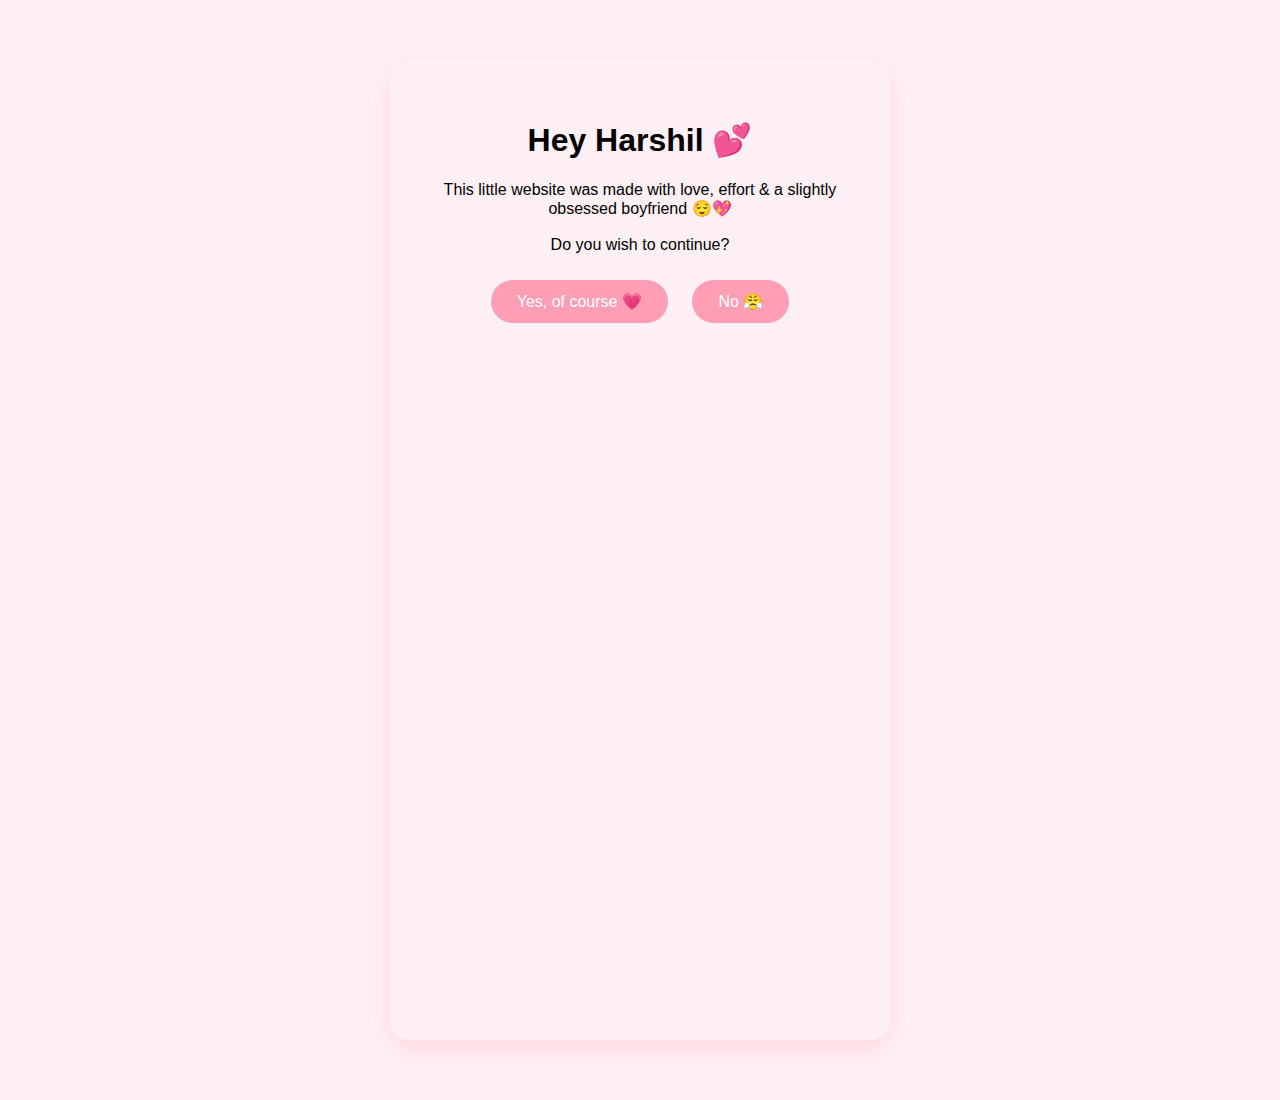
<file: index.html>
<!DOCTYPE html>
<html>
<head>
  <title>Just One Question 💗</title>
  <link rel="stylesheet" href="style.css">
</head>

<body class="center consent-bg">

  <div class="card pop-in">
    <h1>Hey Harshil 💕</h1>

    <p class="soft-text">
      This little website was made  
      with love, effort & a slightly obsessed boyfriend 😌💖  
      <br><br>
      Do you wish to continue?
    </p>

    <div class="btn-row">
      <button class="yes-btn" onclick="location.href='newyear.html'">
        Yes, of course 💗
      </button>

      <button class="no-btn" onclick="noConsent()">
        No 😤
      </button>
    </div>
  </div>

  <script src="script.js"></script>
</body>
</html>
</file>
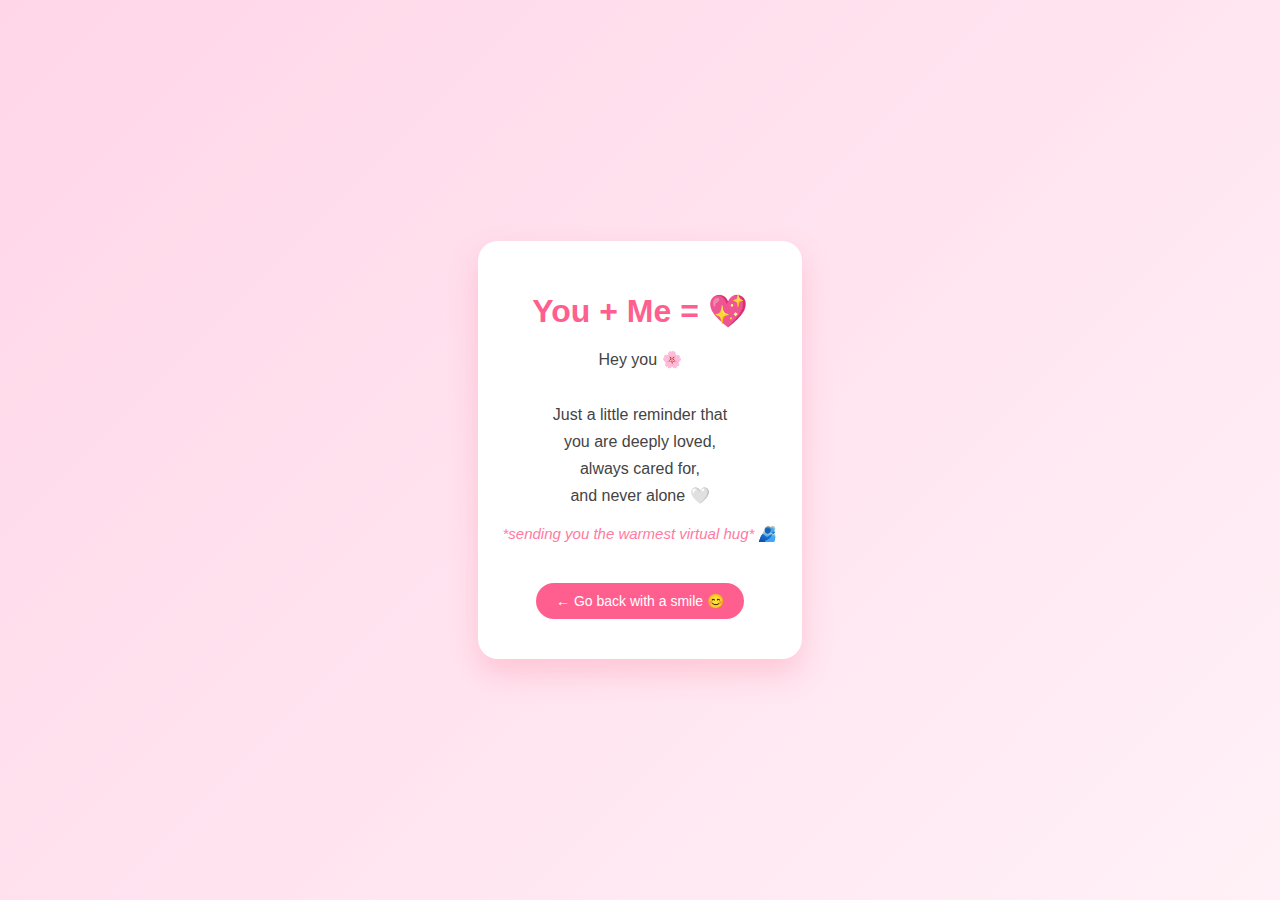
<file: cute.html>
<!DOCTYPE html>
<html>
<head>
  <title>Cute Stuff 🧸</title>
  <link rel="stylesheet" href="style.css">
</head>
<body class="cute-page">

  <div class="cute-card">

    <h1>You + Me = 💖</h1>

    <p class="message">
      Hey you 🌸<br><br>
      Just a little reminder that<br>
      you are deeply loved,<br>
      always cared for,<br>
      and never alone 🤍
    </p>

    <p class="hug">*sending you the warmest virtual hug* 🫂</p>

    <button onclick="location.href='menu.html'">
      ← Go back with a smile 😊
    </button>

  </div>

</body>
</html>
</file>
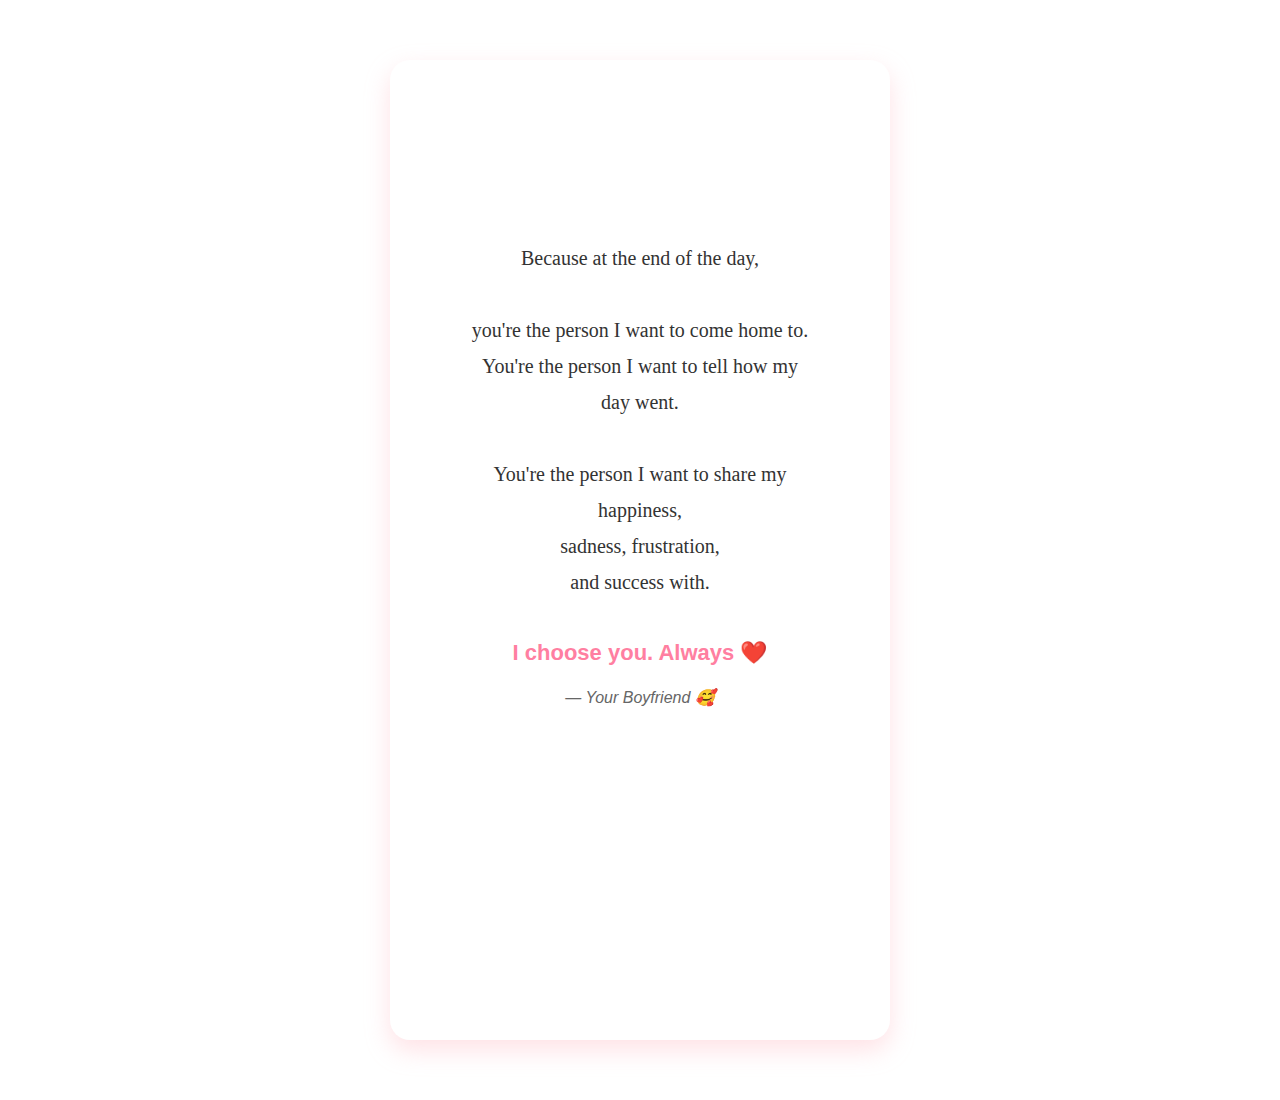
<file: final.html>
<!DOCTYPE html>
<html>
<head>
  <title>Always Us ❤️</title>
  <link rel="stylesheet" href="style.css">
</head>
<body class="center final-message">

  <div class="quote-box">
    <p class="quote-text">
      Because at the end of the day,<br><br>

      you're the person I want to come home to.<br>
      You're the person I want to tell how my day went.<br><br>

      You're the person I want to share my happiness,<br>
      sadness, frustration,<br>
      and success with.
    </p>

    <p class="always-text">
      I choose you. Always ❤️
    </p>

    <p class="signature">
      — Your Boyfriend 🥰
    </p>
  </div>

</body>
</html>
</file>
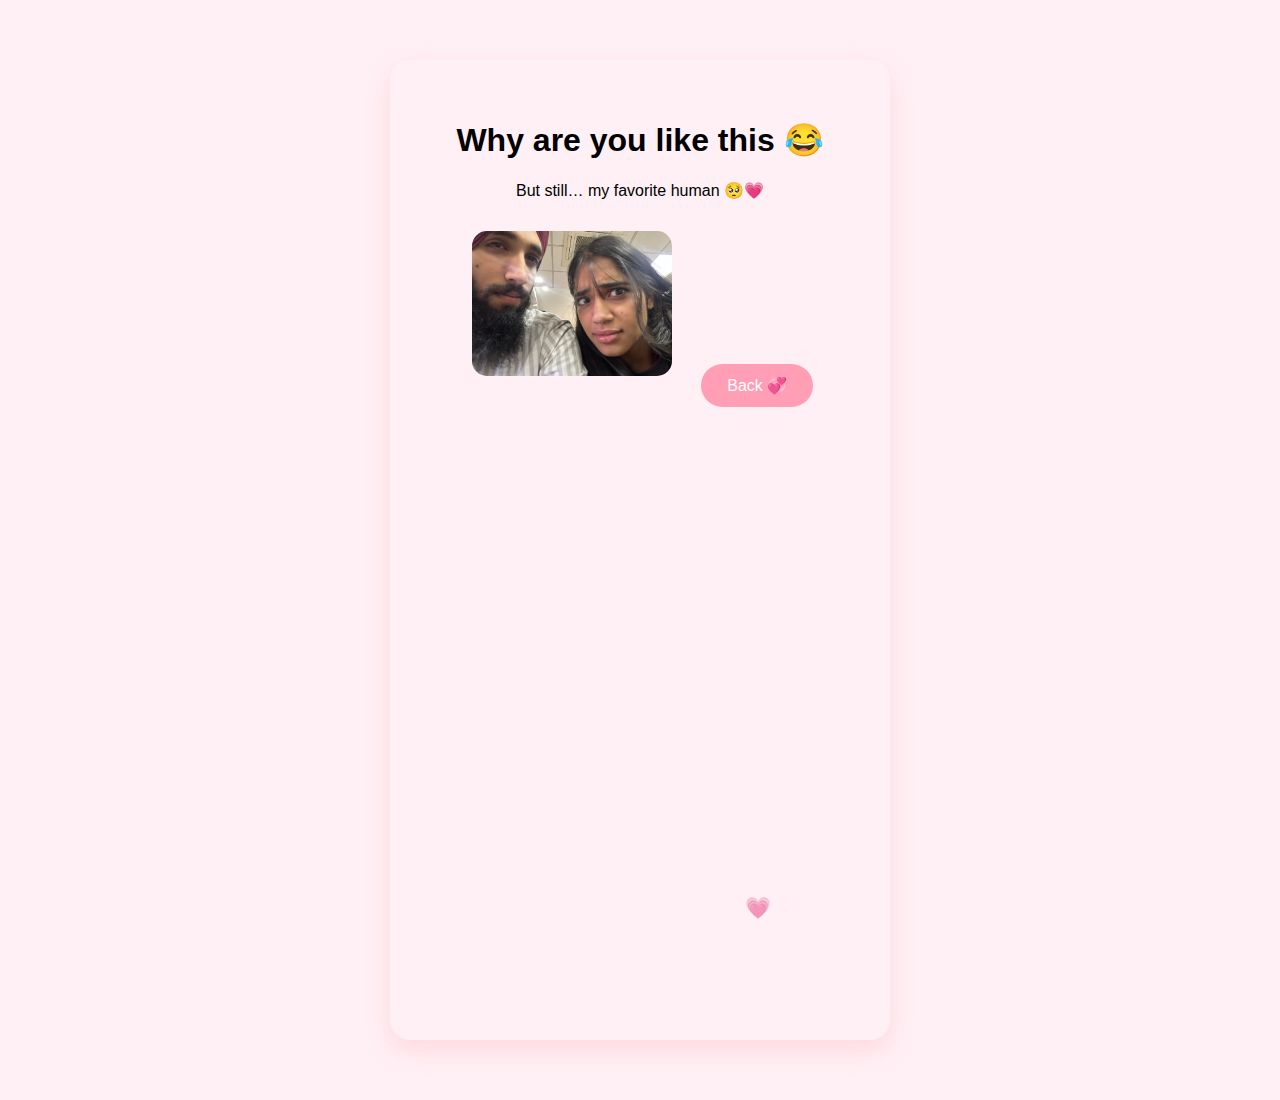
<file: funny.html>
<!DOCTYPE html>
<html>
<head>
  <title>Funny Us 😂</title>
  <link rel="stylesheet" href="style.css">
</head>
<body class="center">

<h1>Why are you like this 😂</h1>
<p>But still… my favorite human 🥺💗</p>

<img src="images/funny1.jpeg" alt="Funny memory">

<button onclick="location.href='menu.html'">Back 💞</button>

<script>
  // Floating hearts generator
  setInterval(() => {
    const heart = document.createElement("div");
    heart.className = "heart";
    heart.innerHTML = "💗";
    heart.style.left = Math.random() * 100 + "vw";
    heart.style.fontSize = (16 + Math.random() * 20) + "px";
    document.body.appendChild(heart);

    setTimeout(() => {
      heart.remove();
    }, 6000);
  }, 600);
</script>

</body>
</html>
</file>
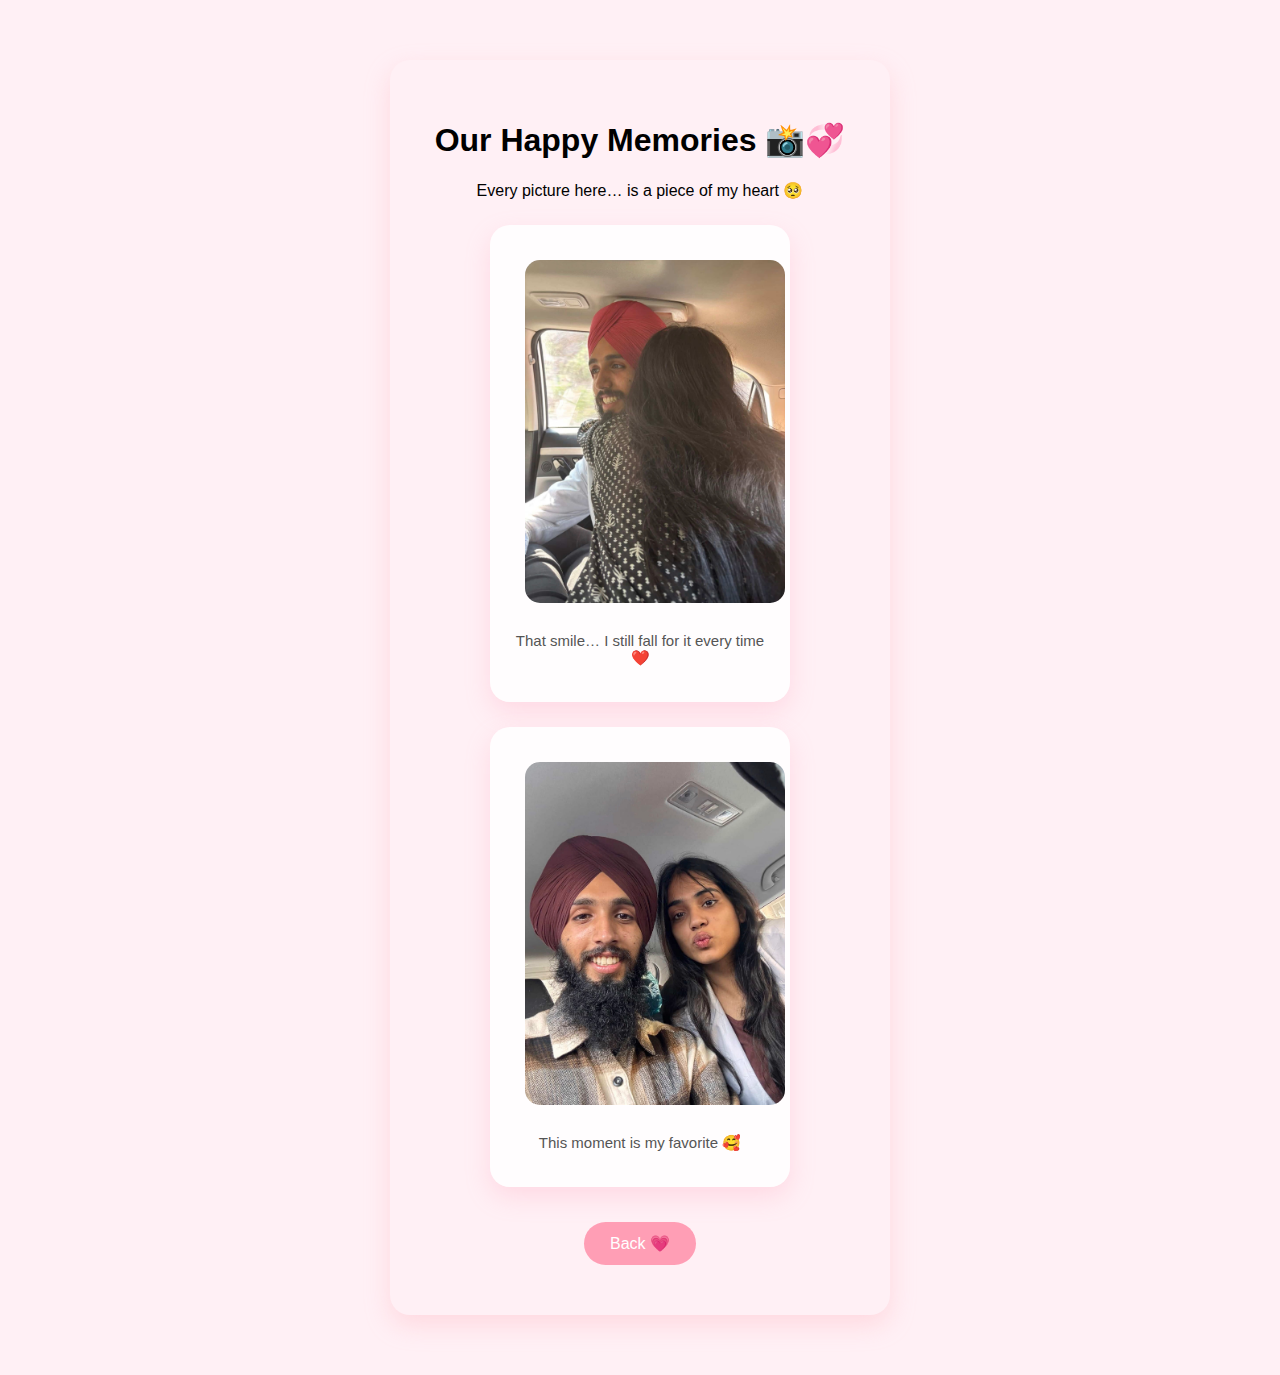
<file: memories.html>
<!DOCTYPE html>
<html>
<head>
  <title>Our Memories 💕</title>
  <link rel="stylesheet" href="style.css">
</head>
<body class="center">

<h1>Our Happy Memories 📸💞</h1>
<p>Every picture here… is a piece of my heart 🥺</p>

<div class="memory">
  <img src="images/photo1.jpeg">
  <p>That smile… I still fall for it every time ❤️</p>
</div>

<div class="memory">
  <img src="images/photo2.jpeg">
  <p>This moment is my favorite 🥰</p>
</div>

<button onclick="location.href='menu.html'">Back 💗</button>

<script>
  // Soft floating hearts
  setInterval(() => {
    const heart = document.createElement("div");
    heart.className = "heart";
    heart.innerHTML = "💖";
    heart.style.left = Math.random() * 100 + "vw";
    heart.style.fontSize = (14 + Math.random() * 18) + "px";
    document.body.appendChild(heart);

    setTimeout(() => {
      heart.remove();
    }, 7000);
  }, 900);
</script>

</body>
</html>
</file>
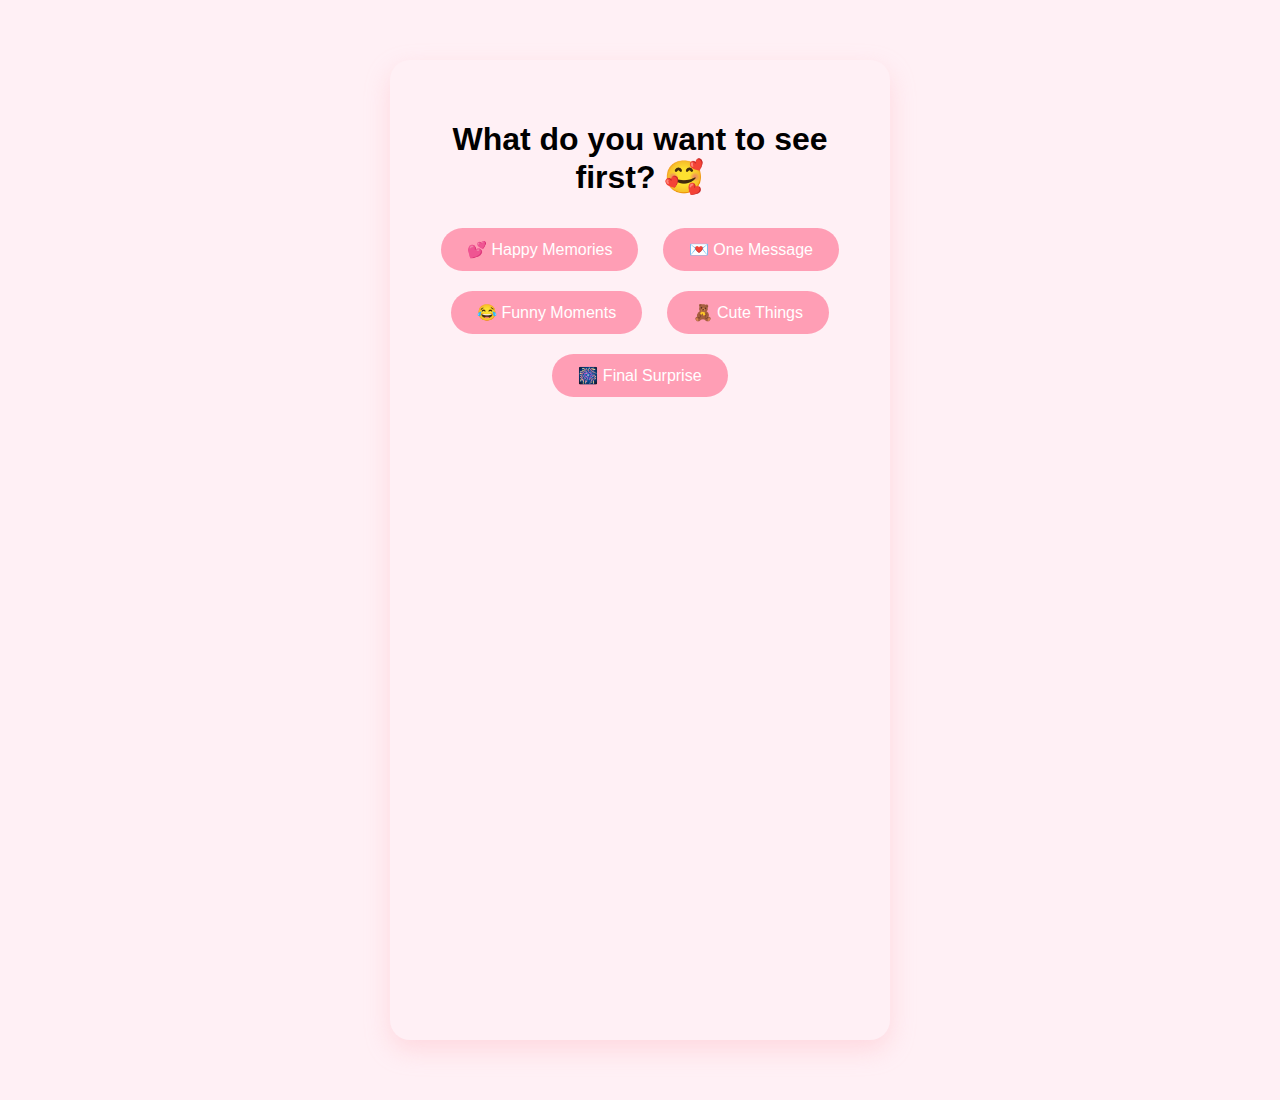
<file: menu.html>
<!DOCTYPE html>
<html>
<head>
  <title>Choose Something 💝</title>
  <link rel="stylesheet" href="style.css">
</head>
<body class="center">

<h1>What do you want to see first? 🥰</h1>

<button onclick="location.href='memories.html'">💕 Happy Memories</button>
<button onclick="location.href='message.html'">💌 One Message</button>
<button onclick="location.href='funny.html'">😂 Funny Moments</button>
<button onclick="location.href='cute.html'">🧸 Cute Things</button>
<button onclick="location.href='final.html'">🎆 Final Surprise</button>

</body>
</html>
</file>
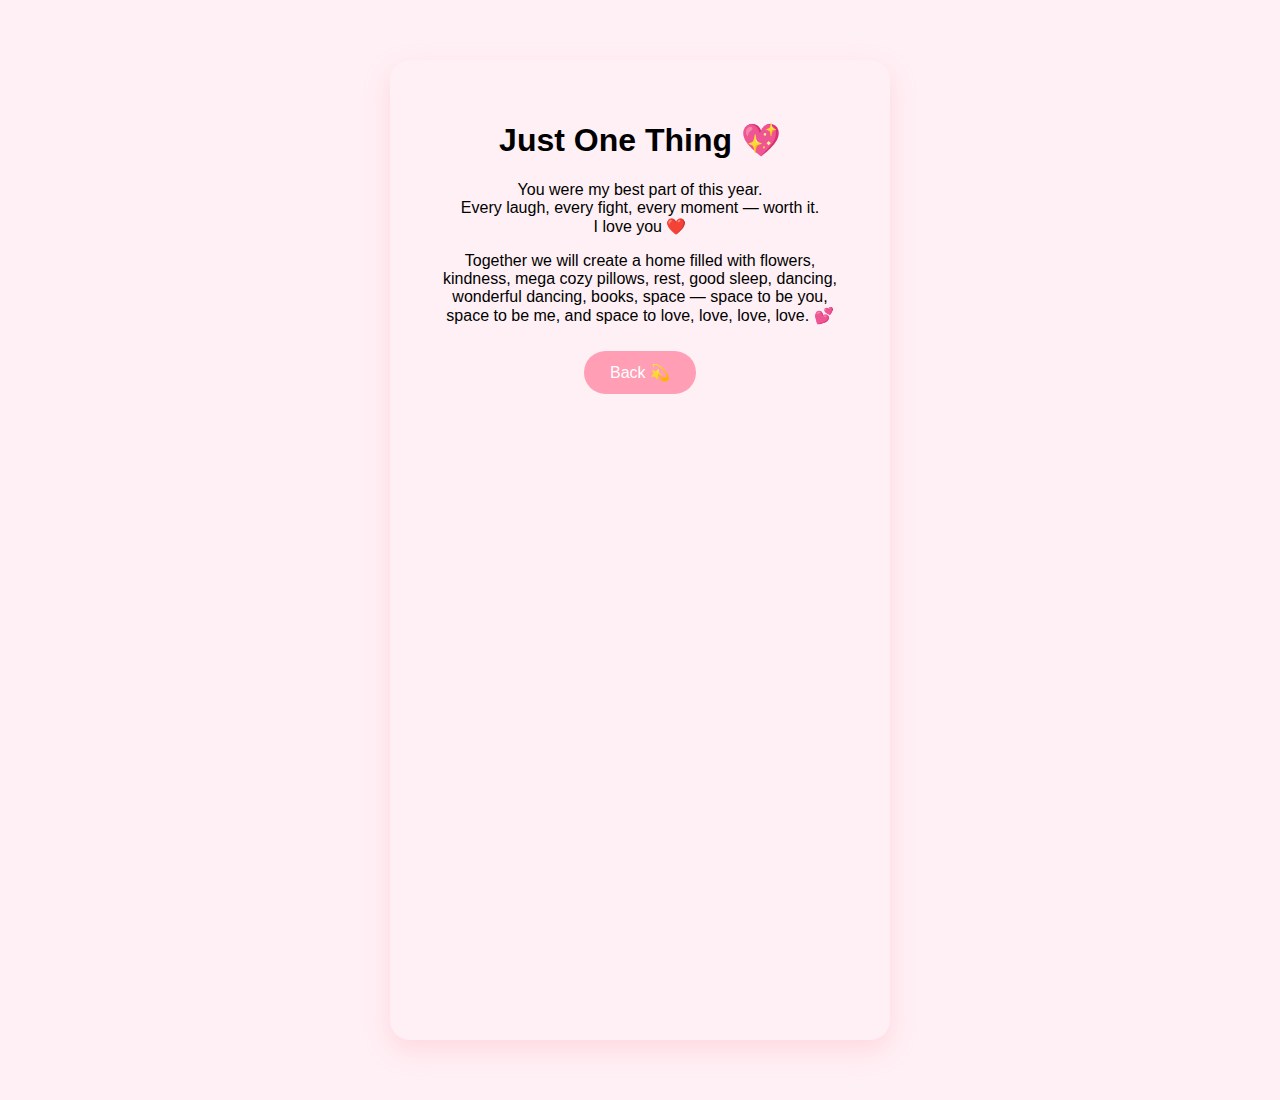
<file: message.html>
<!DOCTYPE html>
<html>
<head>
  <title>For You 💌</title>
  <link rel="stylesheet" href="style.css">
</head>

<body class="center message-page">

  <div class="message-box">
    <h1 class="message-title">Just One Thing 💖</h1>

    <p class="message-text">
      You were my best part of this year.<br>
      Every laugh, every fight, every moment — worth it.<br>
      I love you ❤️
    </p>

    <p class="dream-text">
      Together we will create a home filled with flowers, kindness,
      mega cozy pillows, rest, good sleep, dancing, wonderful dancing,
      books, space — space to be you, space to be me,
      and space to love, love, love, love. 💕
    </p>

    <button class="back-btn" onclick="location.href='menu.html'">
      Back 💫
    </button>
  </div>

</body>
</html>
</file>
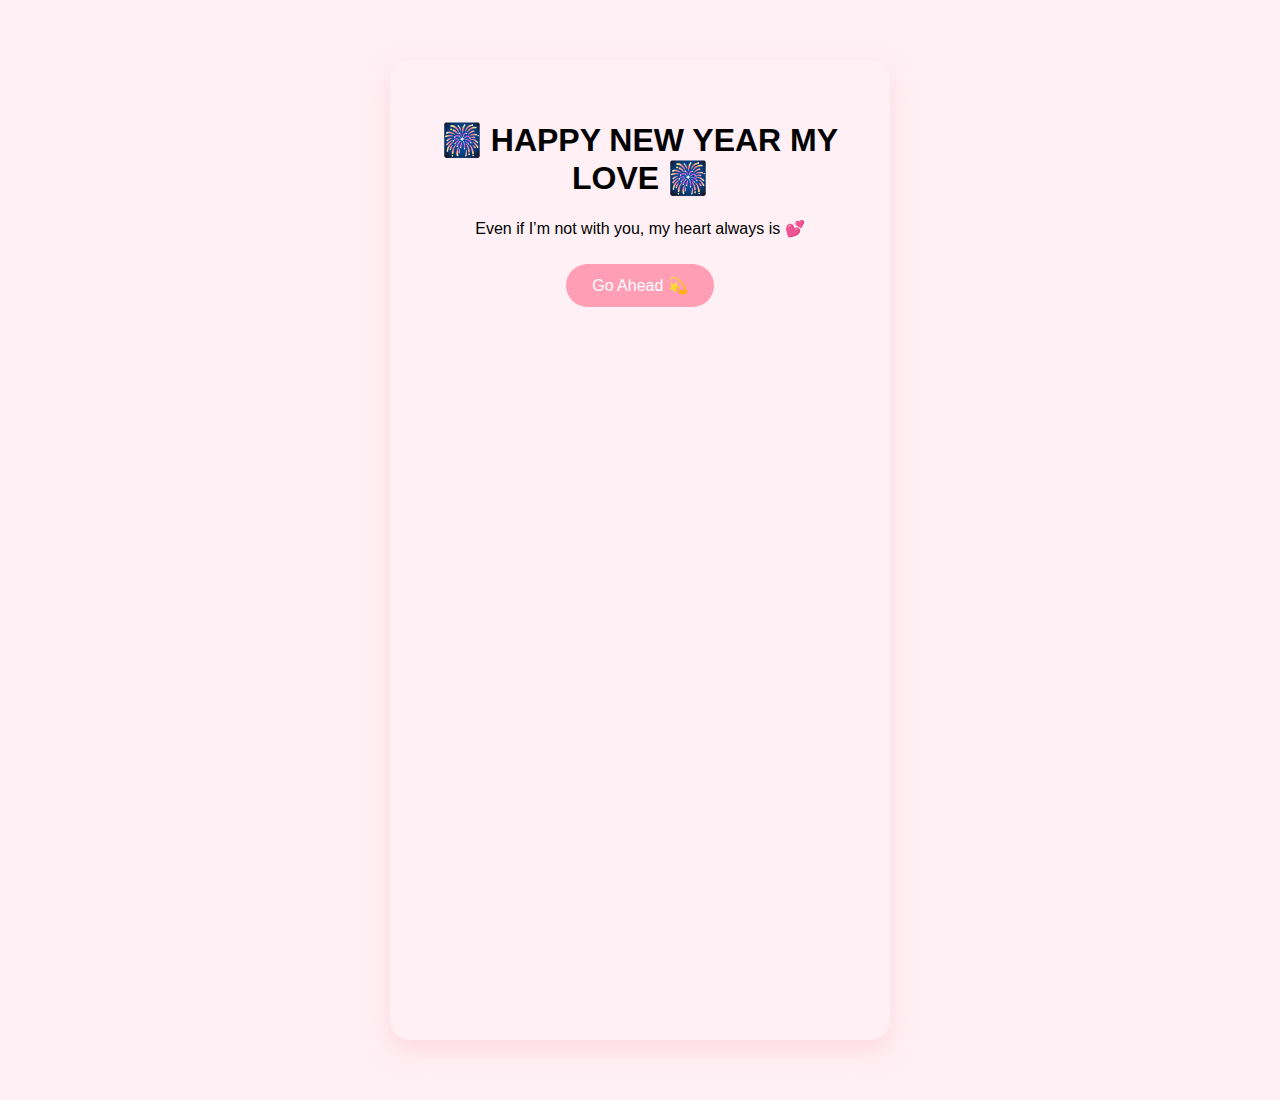
<file: newyear.html>
<!DOCTYPE html>
<html>
<head>
  <title>Happy New Year Harshil ❤️</title>
  <link rel="stylesheet" href="style.css">
</head>
<body class="center">

<h1>🎆 HAPPY NEW YEAR MY LOVE 🎆</h1>
<p>Even if I’m not with you, my heart always is 💕</p>

<button onclick="location.href='menu.html'">Go Ahead 💫</button>

</body>
</html>
</file>
<file: style.css>
body {
  margin: 0;
  min-height: 100vh;
  background: linear-gradient(to bottom, #ffd1dc, #ffb6c1);
  font-family: 'Poppins', Arial, sans-serif;
}

.center {
  text-align: center;
  padding: 40px;
  background: #fff0f5;
  border-radius: 20px;
  box-shadow: 0 10px 25px rgba(255, 182, 193, 0.4);
  max-width: 420px;
  margin: 60px auto;
}

button {
  padding: 12px 26px;
  margin: 10px;
  border-radius: 30px;
  border: none;
  background: #ff9eb5;
  color: white;
  font-size: 16px;
  cursor: pointer;
  transition: all 0.3s ease;
}

button:hover {
  background: #ff7fa1;
  transform: scale(1.05);
}

img {
  width: 200px;
  border-radius: 15px;
  margin: 15px;
}
.final-message {
  background: #ffffff;
}

.quote-box {
  max-width: 600px;
  margin: 80px auto;
  padding: 40px;
  text-align: center;
  animation: fadeIn 2s ease;
}

.quote-text {
  font-size: 20px;
  line-height: 1.8;
  color: #333;
  font-family: 'Georgia', serif;
}

.always-text {
  margin-top: 40px;
  font-size: 22px;
  font-weight: bold;
  color: #ff7fa1;
}

.signature {
  margin-top: 20px;
  font-size: 16px;
  color: #666;
  font-style: italic;
}

/* Smooth fade animation */
@keyframes fadeIn {
  from {
    opacity: 0;
    transform: translateY(20px);
  }
  to {
    opacity: 1;
    transform: translateY(0);
  }
}
/* Cute page background */
.cute-page {
  background: linear-gradient(135deg, #ffd6e8, #fff1f7);
  display: flex;
  justify-content: center;
  align-items: center;
  min-height: 100vh;
  font-family: "Poppins", sans-serif;
}

/* Cute card */
.cute-card {
  background: white;
  padding: 30px 25px;
  border-radius: 20px;
  text-align: center;
  max-width: 320px;
  box-shadow: 0 15px 30px rgba(255, 105, 135, 0.25);
  animation: popIn 1s ease;
}

/* Headline */
.cute-card h1 {
  color: #ff5f8f;
  margin-bottom: 15px;
}

/* Message text */
.message {
  font-size: 16px;
  line-height: 1.7;
  color: #444;
}

/* Hug line */
.hug {
  margin-top: 15px;
  font-size: 15px;
  color: #ff7aa2;
  font-style: italic;
}

/* Button */
.cute-card button {
  margin-top: 25px;
  padding: 10px 20px;
  background: #ff5f8f;
  border: none;
  border-radius: 25px;
  color: white;
  font-size: 14px;
  cursor: pointer;
  transition: transform 0.2s ease, box-shadow 0.2s ease;
}

.cute-card button:hover {
  transform: scale(1.05);
  box-shadow: 0 8px 20px rgba(255, 95, 143, 0.4);
}

/* Animation */
@keyframes popIn {
  from {
    opacity: 0;
    transform: scale(0.9);
  }
  to {
    opacity: 1;
    transform: scale(1);
  }
}
/* 🌸 Cute animations 🌸 */

h1 {
  animation: fadeDown 1.2s ease;
}

p {
  animation: fadeUp 1.5s ease;
}

img {
  animation: popIn 1.3s ease;
  transition: transform 0.4s ease;
}

img:hover {
  transform: scale(1.08) rotate(-2deg);
}

button {
  transition: transform 0.3s ease, background 0.3s ease;
}

button:hover {
  transform: scale(1.1);
  background: #ff85a2;
}

/* Keyframes */

@keyframes fadeDown {
  from {
    opacity: 0;
    transform: translateY(-20px);
  }
  to {
    opacity: 1;
    transform: translateY(0);
  }
}

@keyframes fadeUp {
  from {
    opacity: 0;
    transform: translateY(20px);
  }
  to {
    opacity: 1;
    transform: translateY(0);
  }
}

@keyframes popIn {
  from {
    opacity: 0;
    transform: scale(0.7);
  }
  to {
    opacity: 1;
    transform: scale(1);
  }
}

/* Floating hearts */

.heart {
  position: fixed;
  bottom: -10px;
  font-size: 20px;
  animation: floatUp 6s linear infinite;
  opacity: 0.7;
}

@keyframes floatUp {
  from {
    transform: translateY(0);
    opacity: 1;
  }
  to {
    transform: translateY(-100vh);
    opacity: 0;
  }
}
/* 🌸 Memories Page Styling 🌸 */

.memory {
  background: rgba(255, 255, 255, 0.85);
  padding: 20px;
  margin: 25px auto;
  width: 260px;
  border-radius: 20px;
  box-shadow: 0 10px 25px rgba(255, 150, 180, 0.25);
  animation: fadeUp 1.3s ease;
}

.memory img {
  width: 100%;
  border-radius: 15px;
  transition: transform 0.4s ease, box-shadow 0.4s ease;
}

.memory img:hover {
  transform: scale(1.05);
  box-shadow: 0 8px 20px rgba(255, 100, 150, 0.4);
}

.memory p {
  margin-top: 10px;
  font-size: 15px;
  color: #555;
}

/* Softer hearts for memories */

.heart {
  position: fixed;
  bottom: -20px;
  font-size: 18px;
  animation: floatUp 7s linear infinite;
  opacity: 0.5;
}

/* Smooth page feeling */
body {
  overflow-x: hidden;
}
/* 🌸 MENU PAGE ENHANCEMENTS 🌸 */

.menu {
  margin-top: 30px;
  animation: fadeUp 1.4s ease;
}

.menu button {
  display: block;
  width: 260px;
  margin: 12px auto;
  padding: 14px 20px;
  font-size: 16px;
  background: linear-gradient(135deg, #ffb6c1, #ff8fab);
  border-radius: 30px;
  box-shadow: 0 8px 18px rgba(255, 150, 180, 0.4);
  transition: transform 0.25s ease, box-shadow 0.25s ease;
}

.menu button:hover {
  transform: translateY(-4px) scale(1.03);
  box-shadow: 0 12px 28px rgba(255, 100, 150, 0.6);
}

.menu p {
  color: #666;
  font-size: 14px;
  margin-bottom: 20px;
}

/* smooth fade animation */
@keyframes fadeUp {
  from {
    opacity: 0;
    transform: translateY(25px);
  }
  to {
    opacity: 1;
    transform: translateY(0);
  }
}
</file>
